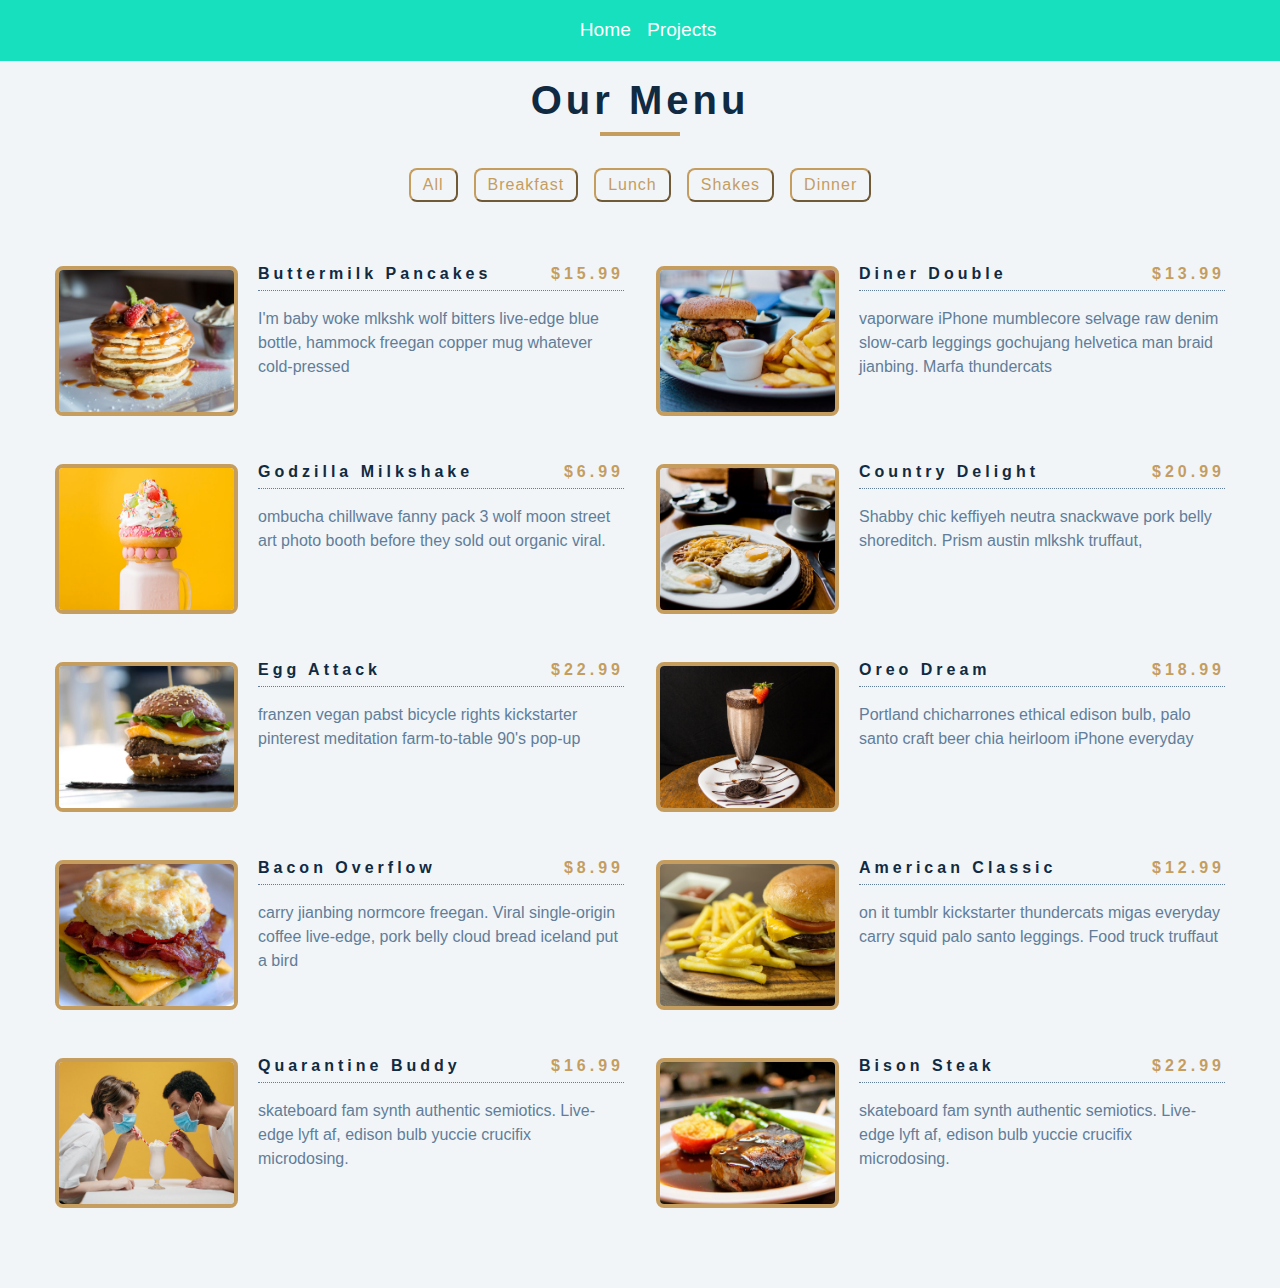
<file: js-projects/food-menu/index.html>
<!DOCTYPE html>
<html lang="en">
  <head>
    <meta charset="UTF-8" />
    <meta name="viewport" content="width=device-width, initial-scale=1.0" />
    <title>Menu</title>
    <!-- font awesome -->
    <link
      rel="stylesheet"
      href="../../fontawesome-free-5.12.0-web/css/all.css"
    />
    <!-- styles -->
    <link rel="stylesheet" href="styles.css" />
  </head>
  <body>
    <section class="menu">
      <!-- title -->
      <div class="title">
        <h2>our menu</h2>
        <div class="underline"></div>
      </div>
      <!-- filter buttons -->
      <div class="btn-container">
        <!-- <button type="button" class="filter-btn" data-id="all">all</button>
        <button type="button" class="filter-btn" data-id="breakfast">
          breakfast
        </button>
        <button type="button" class="filter-btn" data-id="lunch">lunch</button>
        <button type="button" class="filter-btn" data-id="shakes">
          shakes
        </button> -->
      </div>
      <!-- menu items -->
      <div class="section-center">
        <!-- single item -->
        <article class="menu-item">
          <img src="./menu-item.jpeg" alt="menu item" class="photo" />
          <div class="item-info">
            <header>
              <h4>buttermilk pancakes</h4>
              <h4 class="price">$15</h4>
            </header>
            <p class="item-text">
              Lorem ipsum dolor sit amet consectetur adipisicing elit.
              Repudiandae, sint quam. Et reprehenderit fugiat nesciunt inventore
              laboriosam excepturi! Quo, officia.
            </p>
          </div>
        </article>
        <!-- end of single item -->
        <!-- single item -->
        <article class="menu-item">
          <img src="./menu-item.jpeg" alt="menu item" class="photo" />
          <div class="item-info">
            <header>
              <h4>buttermilk pancakes</h4>
              <h4 class="price">$15</h4>
            </header>
            <p class="item-text">
              Lorem ipsum dolor sit amet consectetur adipisicing elit.
              Repudiandae, sint quam. Et reprehenderit fugiat nesciunt inventore
              laboriosam excepturi! Quo, officia.
            </p>
          </div>
        </article>
        <!-- end of single item -->
        <!-- single item -->
        <article class="menu-item">
          <img src="./menu-item.jpeg" alt="menu item" class="photo" />
          <div class="item-info">
            <header>
              <h4>buttermilk pancakes</h4>
              <h4 class="price">$15</h4>
            </header>
            <p class="item-text">
              Lorem ipsum dolor sit amet consectetur adipisicing elit.
              Repudiandae, sint quam. Et reprehenderit fugiat nesciunt inventore
              laboriosam excepturi! Quo, officia.
            </p>
          </div>
        </article>
        <!-- end of single item -->
      </div>
    </section>
    <nav class="pr-nav">
      <ul>
        <li><a href="../../index.html">Home</a></li>
        <li><a href="../../index.html#work">Projects</a></li>
      </ul>
    </nav>

    <!-- javascript -->
    <script src="app.js"></script>
  </body>
</html>
</file>
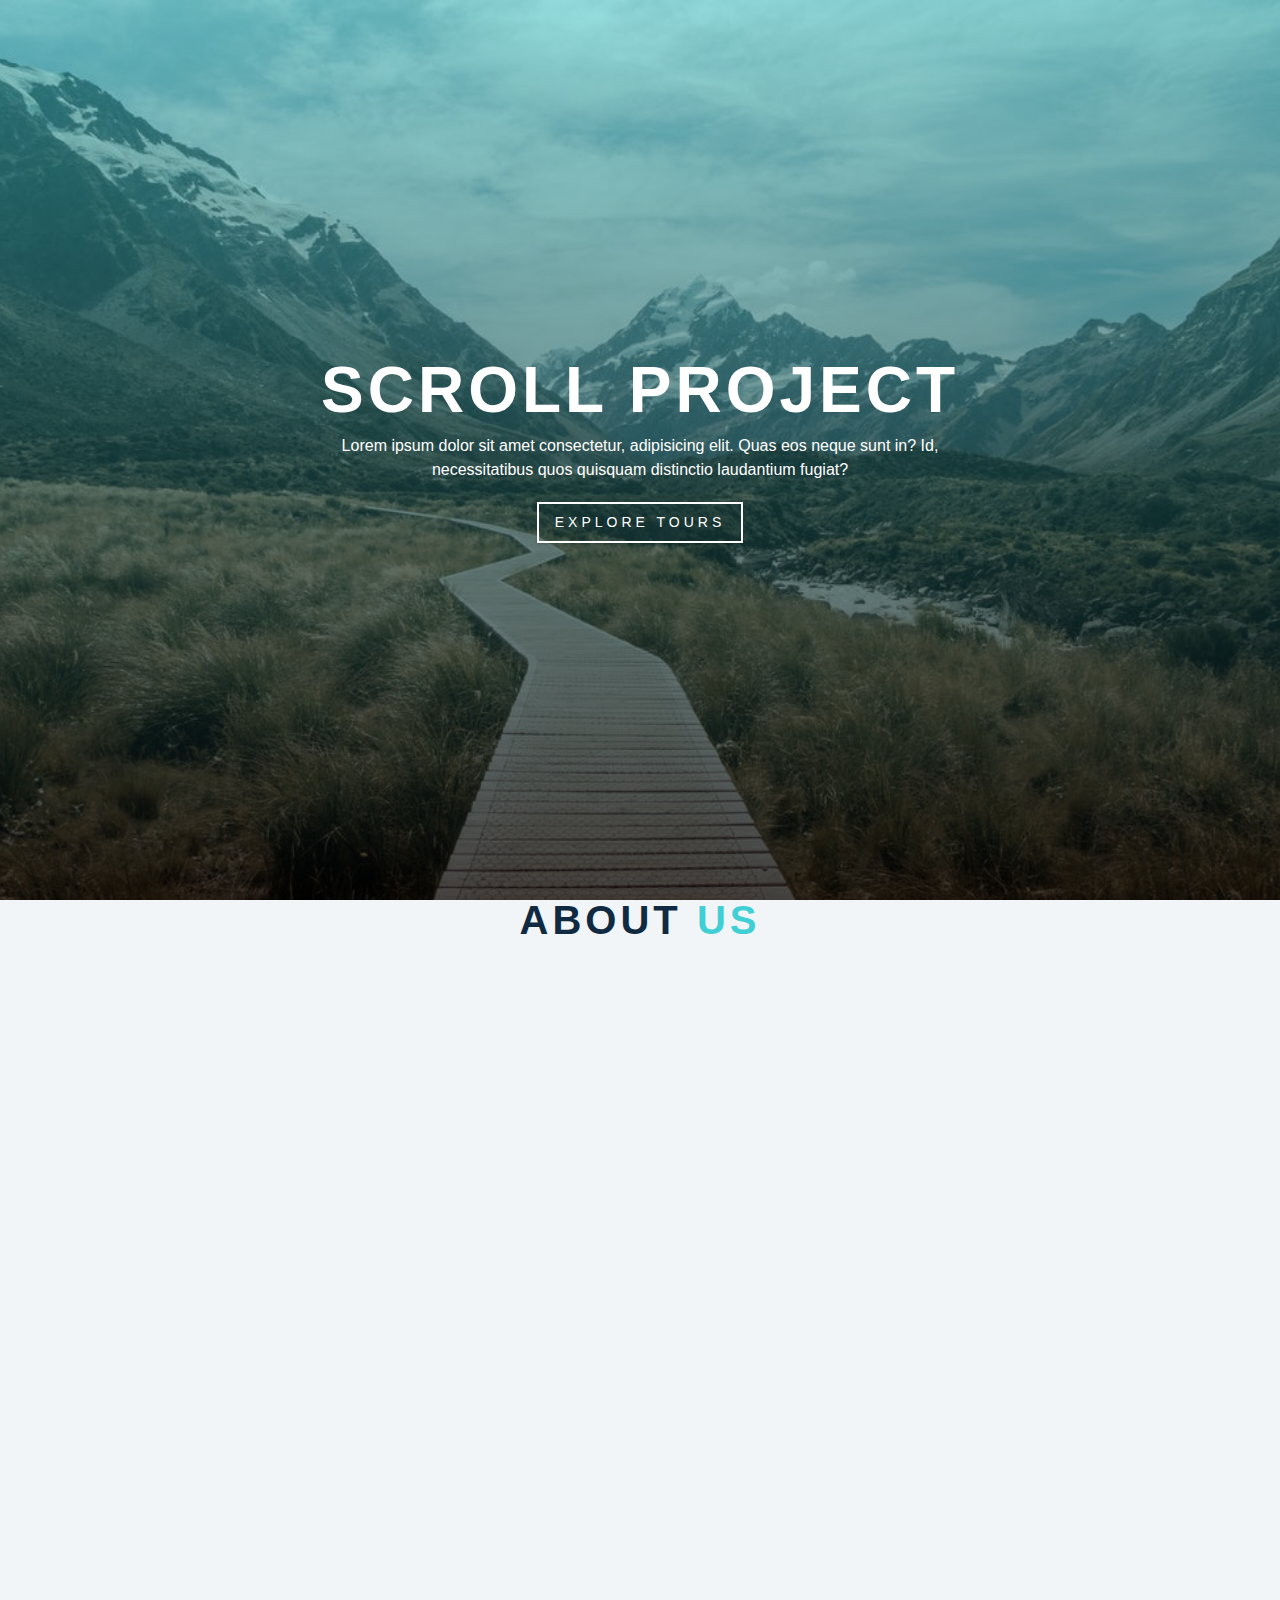
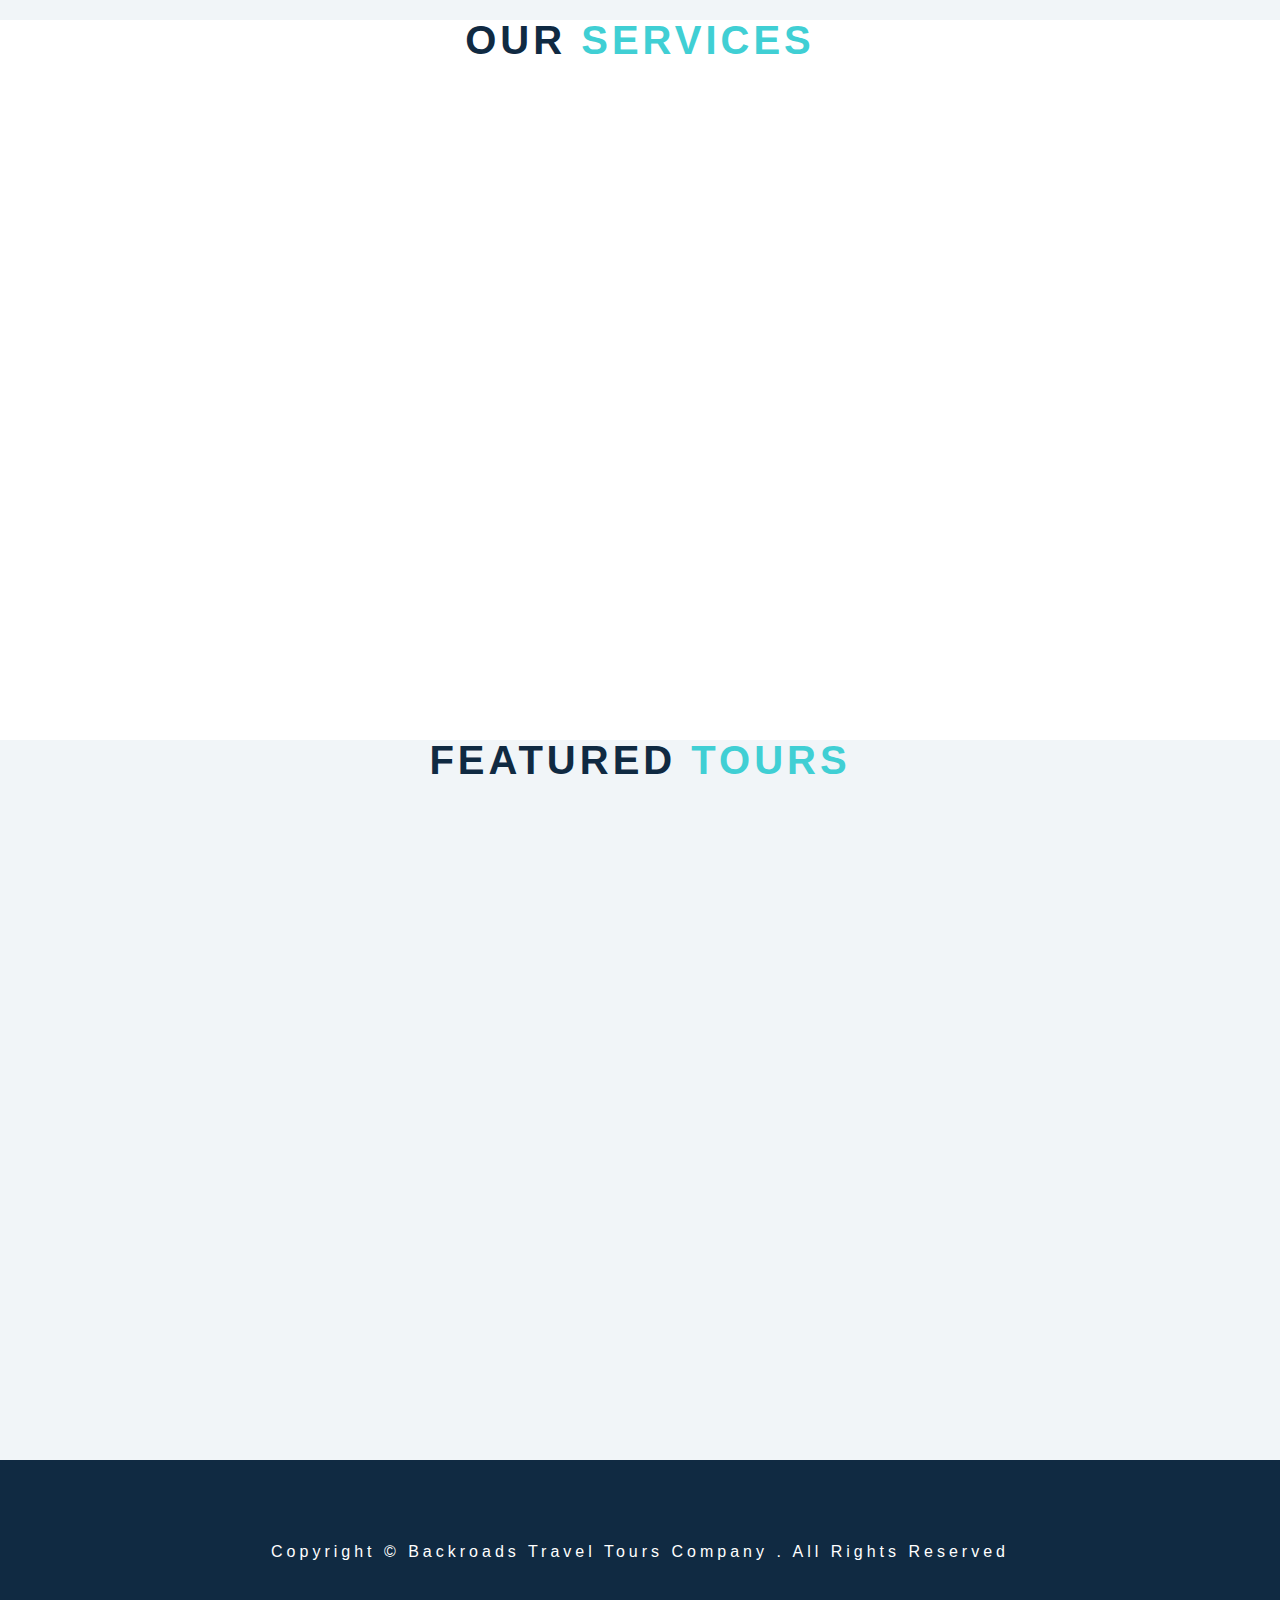
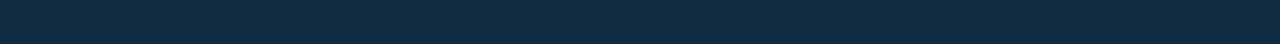
<file: js-projects/scroll/index.html>
<!DOCTYPE html>
<html lang="en">
  <head>
    <meta charset="UTF-8" />
    <meta name="viewport" content="width=device-width, initial-scale=1.0" />
    <title>Scroll</title>
    <!-- font awesome -->
    <link
      rel="stylesheet"
      href="../../fontawesome-free-5.12.0-web/css/all.css"
    />
    <!-- styles -->
    <link rel="stylesheet" href="styles.css" />
  </head>
  <body>
    <header id="home">
      <!-- navbar -->
      <nav id="nav">
        <div class="nav-center">
          <!-- nav header -->
          <div class="nav-header">
            <!-- <img src="./logo.svg" class="logo" alt="logo" /> -->
            <h3><a href="#home">cali donne</a></h3>
            <button class="nav-toggle">
              <i class="fas fa-bars"></i>
            </button>
          </div>
          <!-- links -->
          <div class="links-container">
            <ul class="links">
              <li><a href="../../Index.html">Home</a></li>
              <li><a href="../../Index.html#work">Projects</a></li>
              <li>
                <a href="#about" class="scroll-link">about</a>
              </li>
              <li>
                <a href="#services" class="scroll-link">services</a>
              </li>
              <li>
                <a href="#tours" class="scroll-link">tours</a>
              </li>
            </ul>
          </div>
        </div>
      </nav>
      <!-- banner -->
      <div class="banner">
        <div class="container">
          <h1>scroll project</h1>
          <p>
            Lorem ipsum dolor sit amet consectetur, adipisicing elit. Quas eos
            neque sunt in? Id, necessitatibus quos quisquam distinctio
            laudantium fugiat?
          </p>
          <a href="#tours" class="scroll-link btn btn-white">explore tours</a>
        </div>
      </div>
    </header>
    <!-- about -->
    <section id="about" class="section">
      <div class="title">
        <h2>about <span>us</span></h2>
      </div>
    </section>
    <!-- services -->
    <section id="services" class="section">
      <div class="title">
        <h2>our <span>services</span></h2>
      </div>
    </section>
    <!-- contact -->
    <section id="tours" class="section">
      <div class="title">
        <h2>featured <span>tours</span></h2>
      </div>
    </section>
    <!-- footer -->
    <footer class="section">
      <p>
        copyright &copy; backroads travel tours company
        <span id="date"></span>. all rights reserved
      </p>
    </footer>
    <a class="scroll-link top-link" href="#home">
      <i class="fas fa-arrow-up"></i>
    </a>
      <nav class="pr-na">
      <ul>
        <li><a href="../../Index.html">Home</a></li>
        <li><a href="../../Index.html#work">Projects</a></li>
      </ul>
    </nav>
    <!-- javascript -->
    <script src="app.js"></script>
  </body>
</html>
</file>
<file: js-projects/food-menu/styles.css>
.pr-nav{
  position: fixed;
  top: 0;
  left: 0;
  width: 100%;
  padding: 1rem;
  text-align: center;
  background-color: #16e0bd;
  display: grid;
  place-items: center;
}
.pr-nav ul{
  display: flex;
  list-style-type: none
}
.pr-nav li{
  margin-left: 1rem
}
.pr-nav a{
  text-decoration: none;
  color: white;
  font-size: 1.2rem
}
/*
=============== 
Fonts
===============
*/
@import url("https://fonts.googleapis.com/css?family=Open+Sans|Roboto:400,700&display=swap");

/*
=============== 
Variables
===============
*/

:root {
  /* dark shades of primary color*/
  --clr-primary-1: hsl(205, 86%, 17%);
  --clr-primary-2: hsl(205, 77%, 27%);
  --clr-primary-3: hsl(205, 72%, 37%);
  --clr-primary-4: hsl(205, 63%, 48%);
  /* primary/main color */
  --clr-primary-5: #49a6e9;
  /* lighter shades of primary color */
  --clr-primary-6: hsl(205, 89%, 70%);
  --clr-primary-7: hsl(205, 90%, 76%);
  --clr-primary-8: hsl(205, 86%, 81%);
  --clr-primary-9: hsl(205, 90%, 88%);
  --clr-primary-10: hsl(205, 100%, 96%);
  /* darkest grey - used for headings */
  --clr-grey-1: hsl(209, 61%, 16%);
  --clr-grey-2: hsl(211, 39%, 23%);
  --clr-grey-3: hsl(209, 34%, 30%);
  --clr-grey-4: hsl(209, 28%, 39%);
  /* grey used for paragraphs */
  --clr-grey-5: hsl(210, 22%, 49%);
  --clr-grey-6: hsl(209, 23%, 60%);
  --clr-grey-7: hsl(211, 27%, 70%);
  --clr-grey-8: hsl(210, 31%, 80%);
  --clr-grey-9: hsl(212, 33%, 89%);
  --clr-grey-10: hsl(210, 36%, 96%);
  --clr-white: #fff;
  --clr-red-dark: hsl(360, 67%, 44%);
  --clr-red-light: hsl(360, 71%, 66%);
  --clr-green-dark: hsl(125, 67%, 44%);
  --clr-green-light: hsl(125, 71%, 66%);
  --clr-gold: #c59d5f;
  --clr-black: #222;
  --ff-primary: "Roboto", sans-serif;
  --ff-secondary: "Open Sans", sans-serif;
  --transition: all 0.3s linear;
  --spacing: 0.25rem;
  --radius: 0.5rem;
  --light-shadow: 0 5px 15px rgba(0, 0, 0, 0.1);
  --dark-shadow: 0 5px 15px rgba(0, 0, 0, 0.2);
  --max-width: 1170px;
  --fixed-width: 620px;
}
/*
=============== 
Global Styles
===============
*/

*,
::after,
::before {
  margin: 0;
  padding: 0;
  box-sizing: border-box;
}
body {
  font-family: var(--ff-secondary);
  background: var(--clr-grey-10);
  color: var(--clr-grey-1);
  line-height: 1.5;
  font-size: 0.875rem;
}
ul {
  list-style-type: none;
}
a {
  text-decoration: none;
}
img:not(.logo) {
  width: 100%;
}
img {
  display: block;
}

h1,
h2,
h3,
h4 {
  letter-spacing: var(--spacing);
  text-transform: capitalize;
  line-height: 1.25;
  margin-bottom: 0.75rem;
  font-family: var(--ff-primary);
}
h1 {
  font-size: 3rem;
}
h2 {
  font-size: 2rem;
}
h3 {
  font-size: 1.25rem;
}
h4 {
  font-size: 0.875rem;
}
p {
  margin-bottom: 1.25rem;
  color: var(--clr-grey-5);
}
@media screen and (min-width: 800px) {
  h1 {
    font-size: 4rem;
  }
  h2 {
    font-size: 2.5rem;
  }
  h3 {
    font-size: 1.75rem;
  }
  h4 {
    font-size: 1rem;
  }
  body {
    font-size: 1rem;
  }
  h1,
  h2,
  h3,
  h4 {
    line-height: 1;
  }
}
/*  global classes */

.btn {
  text-transform: uppercase;
  background: transparent;
  color: var(--clr-black);
  padding: 0.375rem 0.75rem;
  letter-spacing: var(--spacing);
  display: inline-block;
  transition: var(--transition);
  font-size: 0.875rem;
  border: 2px solid var(--clr-black);
  cursor: pointer;
  box-shadow: 0 1px 3px rgba(0, 0, 0, 0.2);
  border-radius: var(--radius);
}
.btn:hover {
  color: var(--clr-white);
  background: var(--clr-black);
}
/* section */
.section {
  padding: 5rem 0;
}
 
main {
  min-height: 100vh;
  display: grid;
  place-items: center;
}
/*
=============== 
Menu
===============
*/

.menu {
  padding: 5rem 0;
}
.title {
  text-align: center;
  margin-bottom: 2rem;
}
.underline {
  width: 5rem;
  height: 0.25rem;
  background: var(--clr-gold);
  margin-left: auto;
  margin-right: auto;
}
.btn-container {
  margin-bottom: 4rem;
  display: flex;
  justify-content: center;
}
.filter-btn {
  background: transparent;
  border-color: var(--clr-gold);
  font-size: 1rem;
  text-transform: capitalize;
  margin: 0 0.5rem;
  letter-spacing: 1px;
  border-radius: var(--radius);
  padding: 0.375rem 0.75rem;
  color: var(--clr-gold);
  cursor: pointer;
  transition: var(--transition);
}
.filter-btn:hover {
  background: var(--clr-gold);
  color: var(--clr-white);
}
.section-center {
  width: 90vw;
  margin: 0 auto;
  max-width: 1170px;
  display: grid;
  gap: 3rem 2rem;
  justify-items: center;
}
.menu-item {
  display: grid;
  gap: 1rem 3rem;
  max-width: 25rem;
}
.photo {
  object-fit: cover;
  height: 200px;
  border: 0.25rem solid var(--clr-gold);
  border-radius: var(--radius);
}
.item-info header {
  display: flex;
  justify-content: space-between;
  border-bottom: 0.5px dotted var(--clr-grey-5);
}
.item-info h4 {
  margin-bottom: 0.5rem;
}
.price {
  color: var(--clr-gold);
}
.item-text {
  margin-bottom: 0;
  padding-top: 1rem;
}

@media screen and (min-width: 768px) {
  .menu-item {
    grid-template-columns: .5fr 1fr;
    gap: 0 1.25rem;
    max-width: 40rem;
  }
  .photo {
    height: 175px;
  }
}
@media screen and (min-width: 1200px) {
  .section-center {
    width: 95vw;
    grid-template-columns: 1fr 1fr;
  }
  .photo {
    height: 150px;
  }
}
</file>
<file: js-projects/scroll/styles.css>
.nav-header h3{
  margin-top: 1rem;
}

.pr-nav{
  position: fixed;
  top: 0;
  left: 0;
  width: 100%;
  padding: 1rem;
  text-align: center;
  background-color: #16e0bd;
  display: grid;
  place-items: center;
}
.pr-nav ul{
  display: flex;
  list-style-type: none
}
.pr-nav li{
  margin-left: 1rem
}
.pr-nav a{
  text-decoration: none;
  color: white;
  font-size: 1.2rem
}
/*
/*
=============== 
Fonts
===============
*/
@import url("https://fonts.googleapis.com/css?family=Open+Sans|Roboto:400,700&display=swap");

/*
=============== 
Variables
===============
*/

:root {
  /* dark shades of primary color*/
  --clr-primary-1: hsl(205, 86%, 17%);
  --clr-primary-2: hsl(205, 77%, 27%);
  --clr-primary-3: hsl(205, 72%, 37%);
  --clr-primary-4: hsl(205, 63%, 48%);
  /* primary/main color */
  --clr-primary-5: #49a6e9;
  /* lighter shades of primary color */
  --clr-primary-6: hsl(205, 89%, 70%);
  --clr-primary-7: hsl(205, 90%, 76%);
  --clr-primary-8: hsl(205, 86%, 81%);
  --clr-primary-9: hsl(205, 90%, 88%);
  --clr-primary-10: hsl(205, 100%, 96%);
  /* darkest grey - used for headings */
  --clr-grey-1: hsl(209, 61%, 16%);
  --clr-grey-2: hsl(211, 39%, 23%);
  --clr-grey-3: hsl(209, 34%, 30%);
  --clr-grey-4: hsl(209, 28%, 39%);
  /* grey used for paragraphs */
  --clr-grey-5: hsl(210, 22%, 49%);
  --clr-grey-6: hsl(209, 23%, 60%);
  --clr-grey-7: hsl(211, 27%, 70%);
  --clr-grey-8: hsl(210, 31%, 80%);
  --clr-grey-9: hsl(212, 33%, 89%);
  --clr-grey-10: hsl(210, 36%, 96%);
  --clr-white: #fff;
  --clr-red-dark: hsl(360, 67%, 44%);
  --clr-red-light: hsl(360, 71%, 66%);
  --clr-green-dark: hsl(125, 67%, 44%);
  --clr-green-light: hsl(125, 71%, 66%);
  --clr-secondary: hsla(182, 63%, 54%);
  --clr-black: #222;
  --ff-primary: "Roboto", sans-serif;
  --ff-secondary: "Open Sans", sans-serif;
  --transition: all 0.3s linear;
  --spacing: 0.25rem;
  --radius: 0.5rem;
  --light-shadow: 0 5px 15px rgba(0, 0, 0, 0.1);
  --dark-shadow: 0 5px 15px rgba(0, 0, 0, 0.2);
  --max-width: 1170px;
  --fixed-width: 620px;
}
/*
=============== 
Global Styles
===============
*/
html {
  scroll-behavior: smooth;
}
*,
::after,
::before {
  margin: 0;
  padding: 0;
  box-sizing: border-box;
}
body {
  font-family: var(--ff-secondary);
  background: var(--clr-grey-10);
  color: var(--clr-grey-1);
  line-height: 1.5;
  font-size: 0.875rem;
}
ul {
  list-style-type: none;
}
a {
  text-decoration: none;
}
img:not(.logo) {
  width: 100%;
}
img {
  display: block;
}

h1,
h2,
h3,
h4 {
  letter-spacing: var(--spacing);
  text-transform: capitalize;
  line-height: 1.25;
  margin-bottom: 0.75rem;
  font-family: var(--ff-primary);
}
h1 {
  font-size: 3rem;
}
h2 {
  font-size: 2rem;
}
h3 {
  font-size: 1.25rem;
}
h4 {
  font-size: 0.875rem;
}
p {
  margin-bottom: 1.25rem;
  color: var(--clr-grey-5);
}
@media screen and (min-width: 800px) {
  h1 {
    font-size: 4rem;
  }
  h2 {
    font-size: 2.5rem;
  }
  h3 {
    font-size: 1.75rem;
  }
  h4 {
    font-size: 1rem;
  }
  body {
    font-size: 1rem;
  }
  h1,
  h2,
  h3,
  h4 {
    line-height: 1;
  }
}
/*  global classes */

.btn {
  text-transform: uppercase;
  background: transparent;
  color: var(--clr-black);
  padding: 0.375rem 0.75rem;
  letter-spacing: var(--spacing);
  display: inline-block;
  transition: var(--transition);
  font-size: 0.875rem;
  border: 2px solid var(--clr-black);
  cursor: pointer;
  box-shadow: 0 1px 3px rgba(0, 0, 0, 0.2);
  border-radius: var(--radius);
}
.btn:hover {
  color: var(--clr-white);
  background: var(--clr-black);
}
.btn-white {
  color: var(--clr-white);
  border-color: var(--clr-white);
  border-radius: 0;
  padding: 0.5rem 1rem;
}
.btn:hover {
  background: var(--clr-white);
  color: var(--clr-secondary);
}
/* section */
.section {
  padding-bottom: 5rem;
}

.section-center {
  width: 90vw;
  margin: 0 auto;
  max-width: 1170px;
}
@media screen and (min-width: 992px) {
  .section-center {
    width: 95vw;
  }
}
main {
  min-height: 100vh;
  display: grid;
  place-items: center;
}
/*
=============== 
Scroll
===============
*/
/* navbar */
nav {
  background: var(--clr-white);
  padding: 1rem 1.5rem;
    display: none;
}
/* fixed nav */
.fixed-nav {
    display: block;
  position: fixed;
  top: 0;
  left: 0;
  width: 100%;
  background: var(--clr-white);
  box-shadow: var(--light-shadow);
}
.fixed-nav .links a {
  color: var(--clr-grey-1);
}
.fixed-nav .links a:hover {
  color: var(--clr-secondary);
}
/* .fixed-nav .links-container {
  height: auto !important;
} */
.nav-header {
  display: flex;
  align-items: center;
  justify-content: space-between;
}
.nav-header h3{
  align-self: center;
}
.nav-header a{
  color: #fff;
  background-color: #222;
  padding:.5rem;
  text-decoration: none;
}
.nav-toggle {
  font-size: 1.5rem;
  color: var(--clr-grey-1);
  background: transparent;
  border-color: transparent;
  transition: var(--transition);
  cursor: pointer;
}
.nav-toggle:hover {
  color: var(--clr-secondary);
}
.logo {
  height: 50px;
}
.links-container {
  height: 0;
  overflow: hidden;
  transition: var(--transition);
}
.show-links {
  height: 200px;
}
.links a {
  background: var(--clr-white);
  color: var(--clr-grey-5);
  font-size: 1.1rem;
  text-transform: capitalize;
  letter-spacing: var(--spacing);
  display: block;
  transition: var(--transition);
  font-weight: bold;
  padding: 0.75rem 0;
}
.links a:hover {
  color: var(--clr-grey-1);
}
@media screen and (min-width: 800px) {
  nav {
    background: transparent;
  }
  .nav-center {
    width: 90vw;
    max-width: 1170px;
    margin: 0 auto;
    display: flex;
    align-items: center;
    justify-content: space-between;
  }
  .nav-header {
    padding: 0;
  }
  .nav-toggle {
    display: none;
  }
  .links-container {
    height: auto !important;
  }
  .links {
    display: flex;
  }
  .links a {
    background: transparent;
    color: var(--clr-white);
    font-size: 1.1rem;
    text-transform: capitalize;
    letter-spacing: var(--spacing);
    display: block;
    transition: var(--transition);
    margin: 0 1rem;
    font-weight: bold;
    padding: 0;
  }
  .links a:hover {
    color: var(--clr-white);
  }
}
/* hero */
header {
  min-height: 100vh;
  background: linear-gradient(rgba(63, 208, 212, 0.5), rgba(0, 0, 0, 0.7)),
    url(./hero-bcg.jpeg) center/cover no-repeat;
}
.banner {
  min-height: 100vh;
  display: grid;
  place-items: center;
  text-align: center;
}
.container h1 {
  color: var(--clr-white);
  text-transform: uppercase;
}
.container p {
  color: var(--clr-white);
  max-width: 25rem;
  margin: 0 auto;
  margin-bottom: 1.25rem;
}
@media screen and (min-width: 768px) {
  .container p {
    max-width: 40rem;
  }
}
/* sections and title */
.title h2 {
  text-align: center;
  text-transform: uppercase;
}
.title span {
  color: var(--clr-secondary);
}
#about,
#services,
#tours {
  height: 80vh;
}
#services {
  background: var(--clr-white);
}
footer {
  background: var(--clr-grey-1);
  padding: 5rem 1rem;
}
footer p {
  color: var(--clr-white);
  text-align: center;
  text-transform: capitalize;
  letter-spacing: var(--spacing);
  margin-bottom: 0;
}

.top-link {
  font-size: 1.25rem;
  position: fixed;
  bottom: 3rem;
  right: 3rem;
  background: var(--clr-secondary);
  width: 2rem;
  height: 2rem;
  display: grid;
  place-items: center;
  border-radius: var(--radius);
  color: var(--clr-white);
  animation: bounce 2s ease-in-out infinite;
  visibility: hidden;
/*  z-index: -100;*/
}
.show-link {
  visibility: visible;
/*  z-index: 100;*/
}

@keyframes bounce {
  0% {
    transform: scale(1);
  }
  50% {
    transform: scale(1.5);
  }
  100% {
    transform: scale(1);
  }
}
</file>
